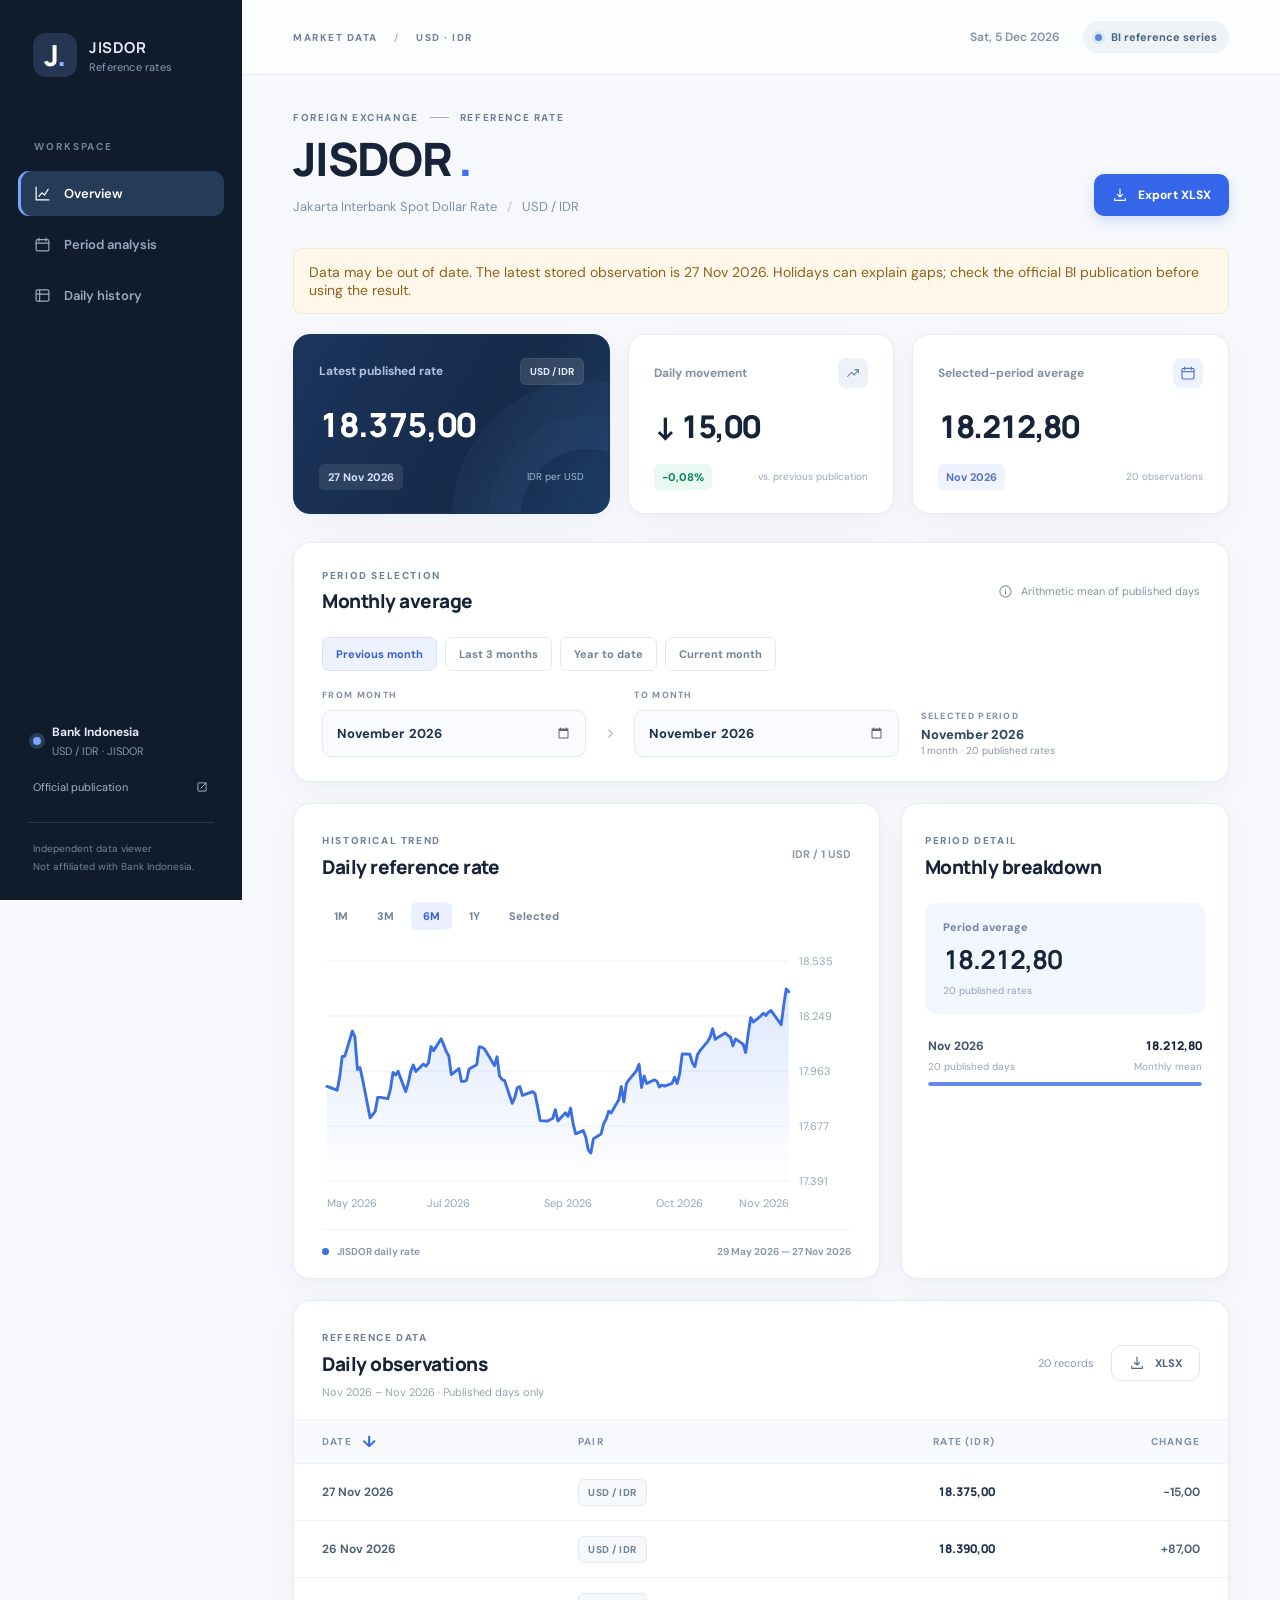
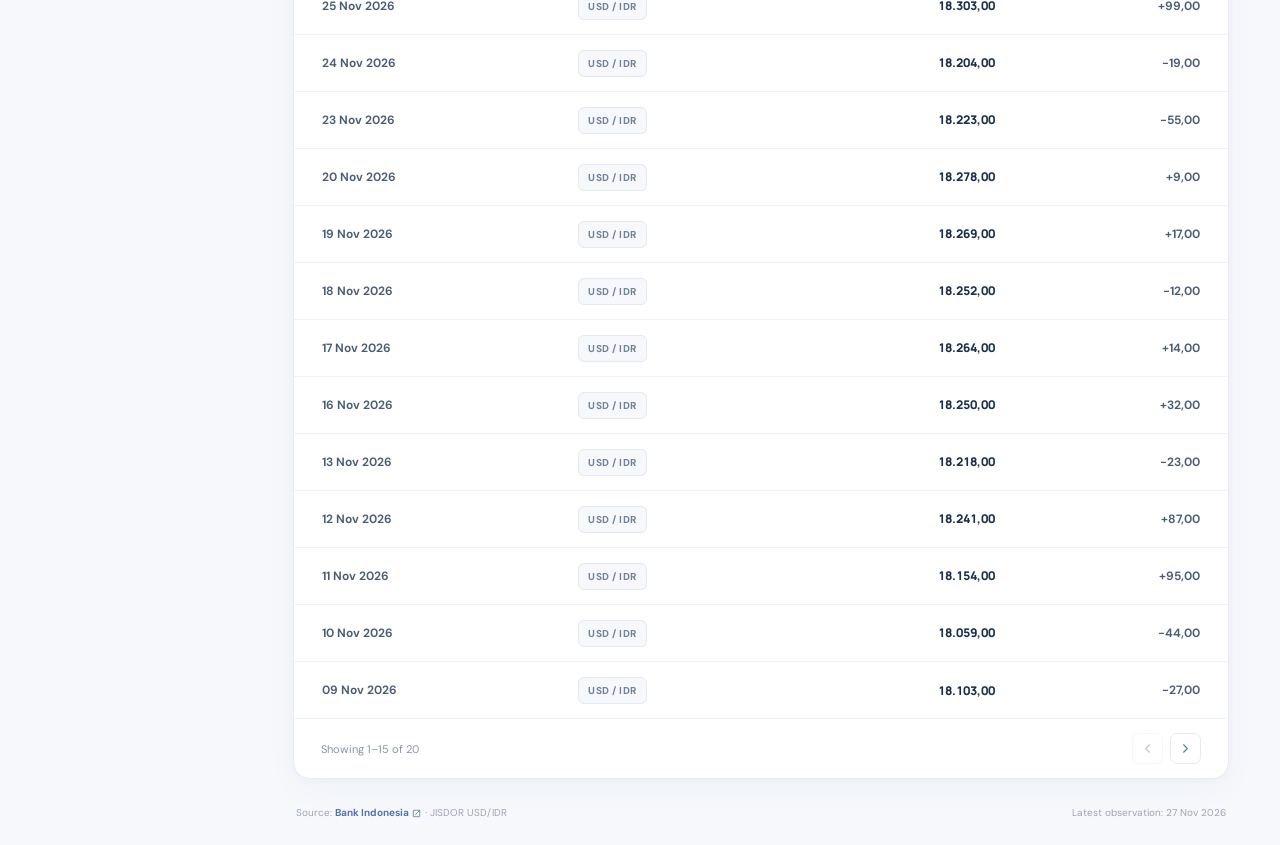
<file: index.html>
<!doctype html>
<html lang="en"><head><meta charset="utf-8"><meta name="viewport" content="width=device-width,initial-scale=1"><meta http-equiv="refresh" content="0;url=./docs/"><title>JISDOR</title><script>const target=new URL('./docs/',location.href);target.search=location.search;target.hash=location.hash;location.replace(target.href);</script></head><body><p><a href="./docs/">Open the JISDOR dashboard</a></p></body></html>
</file>
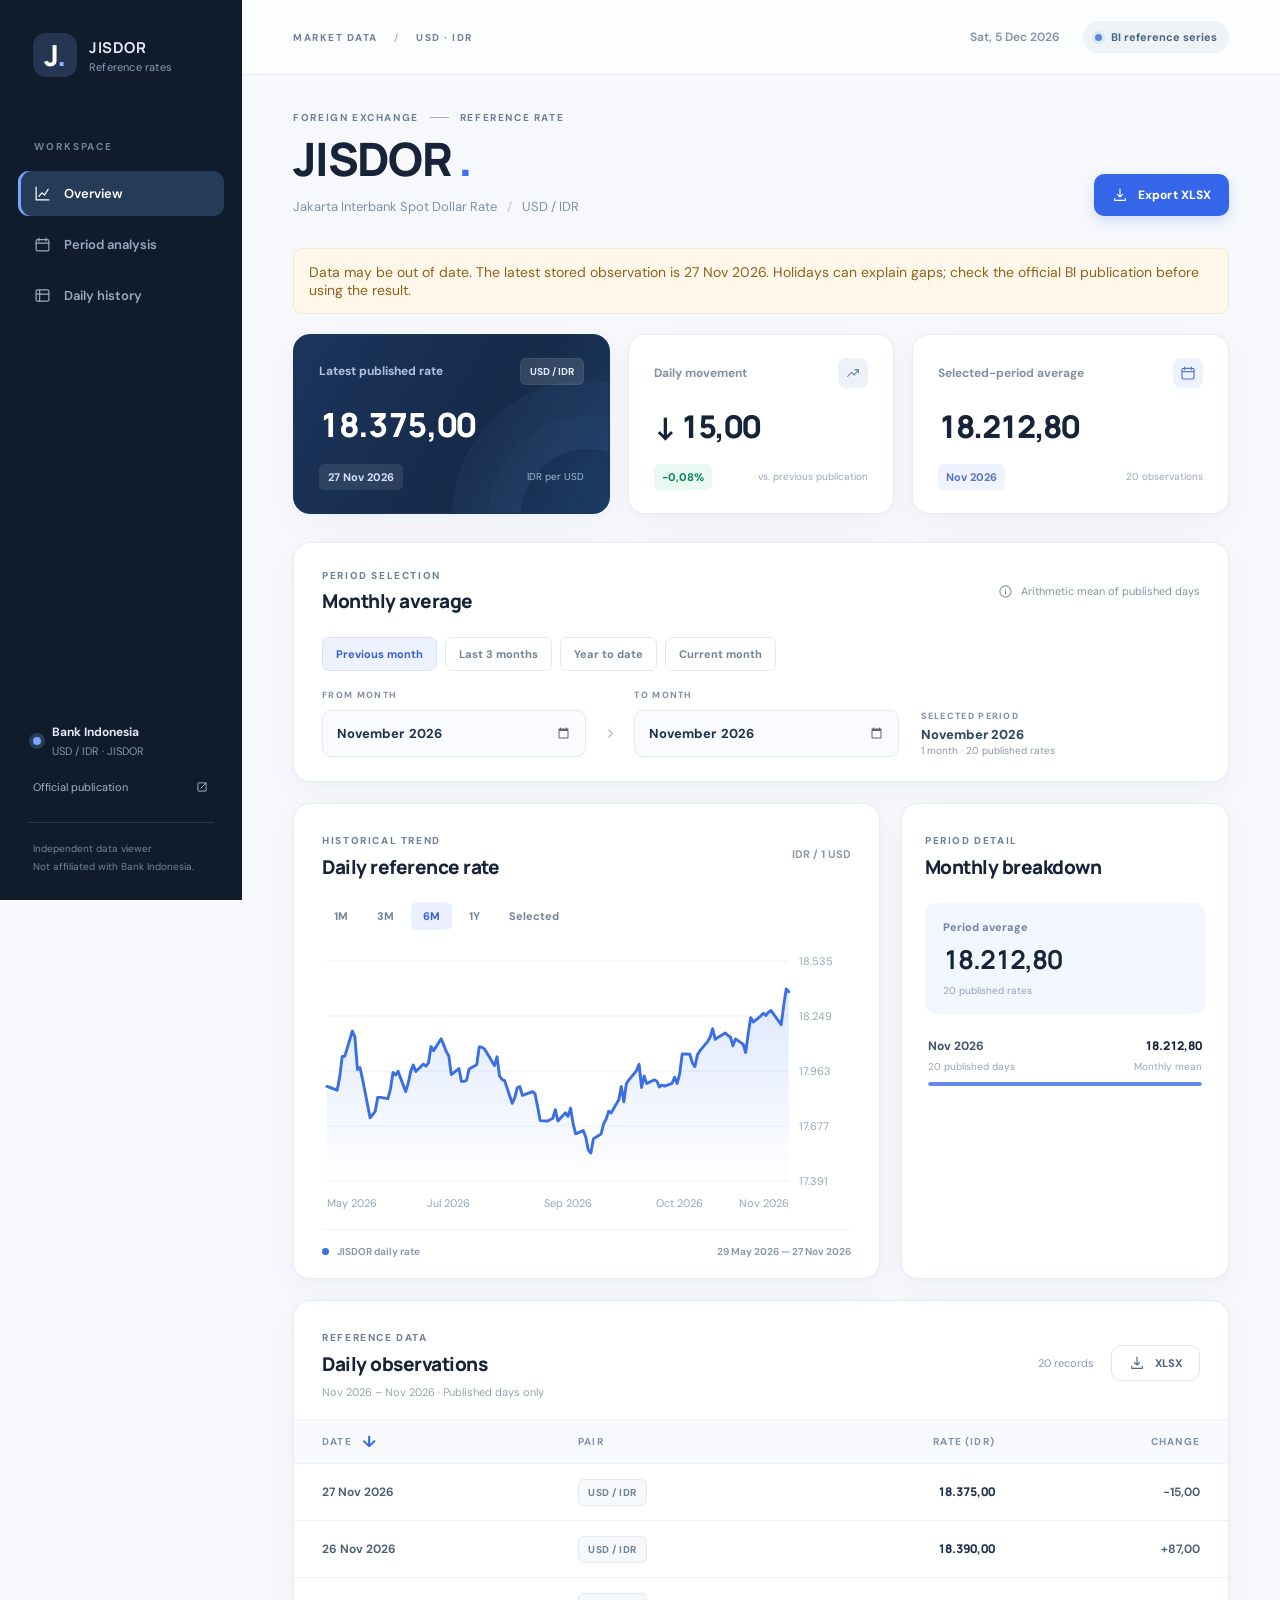
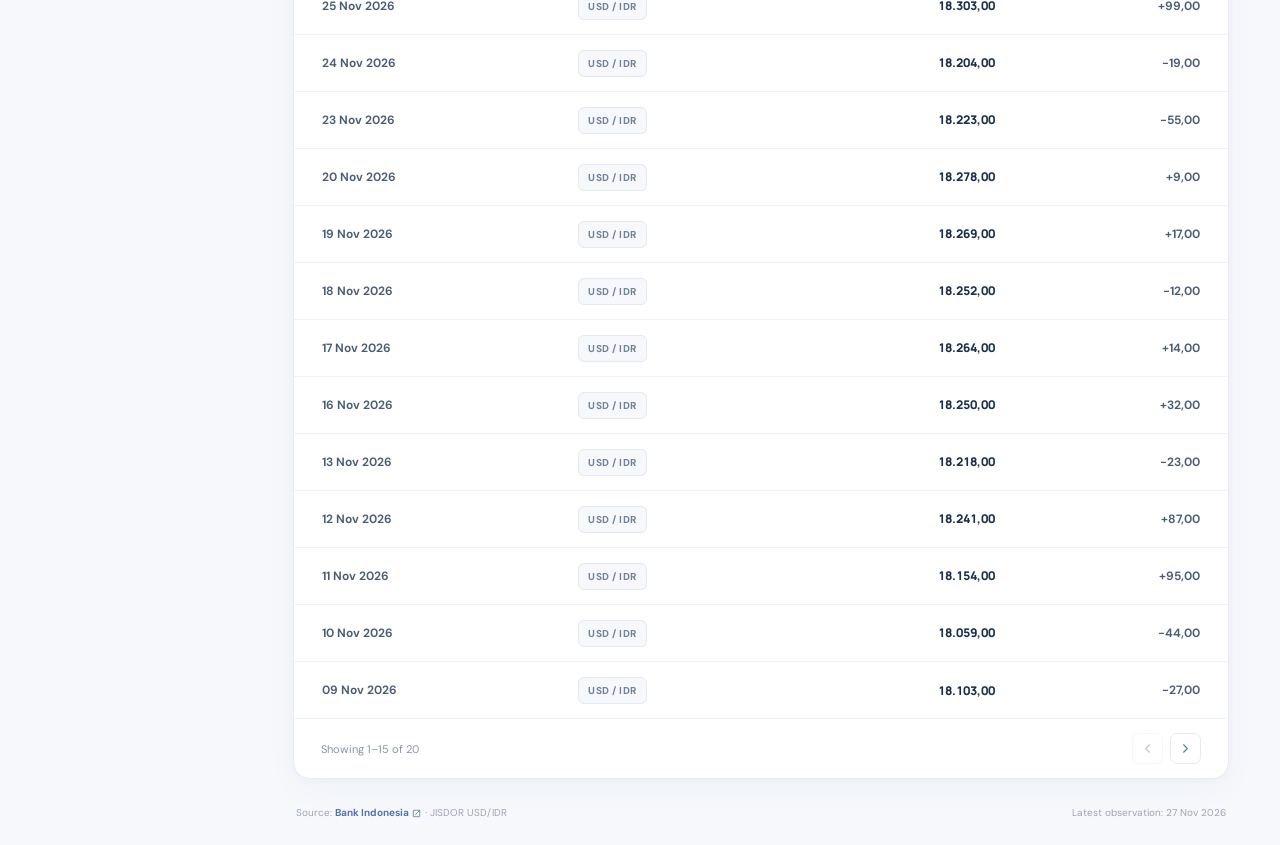
<file: docs/index.html>
<!doctype html>
<html lang="en">
<head>
  <meta charset="utf-8">
  <meta name="viewport" content="width=device-width, initial-scale=1, viewport-fit=cover">
  <meta name="theme-color" content="#101b2c">
  <meta name="description" content="JISDOR USD/IDR daily reference rates and selectable monthly averages based on Bank Indonesia publications.">
  <title>JISDOR — USD/IDR Reference Rate</title>
  <link rel="preconnect" href="https://fonts.googleapis.com">
  <link rel="preconnect" href="https://fonts.gstatic.com" crossorigin>
  <link href="https://fonts.googleapis.com/css2?family=DM+Sans:wght@400;500;600;700&family=Manrope:wght@400;500;600;700;800&display=swap" rel="stylesheet">
  <link rel="stylesheet" href="./styles.css">
  <link rel="icon" href="./favicon.svg" type="image/svg+xml">
  <style>
    .brand-mark{display:flex;align-items:center;justify-content:center;letter-spacing:-2px}.brand-accent{display:inline}
    .chart-body{min-height:0}.chart-tooltip span{display:block}.month-list{min-height:0}
    button:focus-visible,a:focus-visible{outline:3px solid #7da2ff;outline-offset:3px}
    @media(max-width:700px){
      .table-scroller table{min-width:0;table-layout:fixed}
      .table-scroller th:nth-child(2),.table-scroller td:nth-child(2){display:none}
      .table-scroller th:first-child{width:34%}.table-scroller th:nth-child(3){width:36%}.table-scroller th:last-child{width:30%}
      .table-scroller th,.table-scroller td{padding-left:10px;padding-right:10px}
      .table-scroller td,.rate-text{font-size:11px}.table-scroller th{font-size:9px;letter-spacing:.4px}
      .chart-footer{flex-wrap:wrap;line-height:1.6}.metric-top{line-height:1.45}
    }
  </style>
  <script defer src="./xlsx.js"></script>
  <script defer src="./app.js"></script>
</head>
<body>
  <noscript><p>Please enable JavaScript to select periods and calculate JISDOR averages.</p></noscript>
  <svg class="icon-sprite" xmlns="http://www.w3.org/2000/svg" aria-hidden="true">
    <symbol id="i-chart" viewBox="0 0 24 24"><path d="M3 3v18h18M7 16l4-5 4 3 5-8"/></symbol>
    <symbol id="i-layers" viewBox="0 0 24 24"><rect x="3" y="4" width="18" height="16" rx="2"/><path d="M3 10h18M8 4v16"/></symbol>
    <symbol id="i-calendar" viewBox="0 0 24 24"><rect x="3" y="5" width="18" height="16" rx="2"/><path d="M7 3v4m10-4v4M3 10h18"/></symbol>
    <symbol id="i-download" viewBox="0 0 24 24"><path d="M12 3v12m-4-4 4 4 4-4M4 17v3h16v-3"/></symbol>
    <symbol id="i-arrow" viewBox="0 0 24 24"><path d="M4 17 10 11l4 4 6-8M15 7h5v5"/></symbol>
    <symbol id="i-chevron" viewBox="0 0 24 24"><path d="m9 18 6-6-6-6"/></symbol>
    <symbol id="i-info" viewBox="0 0 24 24"><circle cx="12" cy="12" r="9"/><path d="M12 11v5M12 8h.01"/></symbol>
    <symbol id="i-alert" viewBox="0 0 24 24"><path d="M10.3 4.5 2.5 18a1.5 1.5 0 0 0 1.3 2.2h16.4a1.5 1.5 0 0 0 1.3-2.2L13.7 4.5a2 2 0 0 0-3.4 0Z"/><path d="M12 9v5m0 3h.01"/></symbol>
    <symbol id="i-external" viewBox="0 0 24 24"><path d="M13 5h6v6M19 5l-9 9"/><path d="M19 13v5a1 1 0 0 1-1 1H6a1 1 0 0 1-1-1V6a1 1 0 0 1 1-1h5"/></symbol>
  </svg>
  <div class="app-shell">
    <aside class="sidebar" id="sidebar">
      <div class="brand"><span class="brand-mark">J<span class="brand-accent">.</span></span><span class="brand-copy"><strong>JISDOR</strong><small>Reference rates</small></span></div>
      <div class="nav-heading">WORKSPACE</div>
      <nav class="side-nav" aria-label="Main navigation">
        <a class="nav-link active" href="#overview"><svg class="icon"><use href="#i-chart"/></svg>Overview</a>
        <a class="nav-link" href="#average"><svg class="icon"><use href="#i-calendar"/></svg>Period analysis</a>
        <a class="nav-link" href="#daily"><svg class="icon"><use href="#i-layers"/></svg>Daily history</a>
      </nav>
      <div class="sidebar-bottom">
        <div class="source-box"><span class="source-indicator"></span><div><strong>Bank Indonesia</strong><span>USD / IDR · JISDOR</span></div></div>
        <a class="source-link" href="https://www.bi.go.id/id/statistik/informasi-kurs/jisdor/Default.aspx" target="_blank" rel="noopener noreferrer">Official publication <svg class="icon"><use href="#i-external"/></svg></a>
        <div class="sidebar-divider"></div><div class="sidebar-disclaimer">Independent data viewer<br>Not affiliated with Bank Indonesia.</div>
      </div>
    </aside>
    <main class="main" id="overview">
      <header class="topbar"><div class="breadcrumbs">MARKET DATA <span>/</span> USD · IDR</div><div class="topbar-right"><span class="today-label" id="todayLabel"></span><span class="live-status"><span class="status-dot"></span>BI reference series</span></div></header>
      <div class="content">
        <div class="page-heading">
          <div><div class="eyebrow">FOREIGN EXCHANGE <span class="eyebrow-line"></span> REFERENCE RATE</div><h1>JISDOR <span class="title-dot">.</span></h1><p class="page-subtitle">Jakarta Interbank Spot Dollar Rate <span class="sub-divider">/</span> USD / IDR</p></div>
          <button class="btn btn-primary main-export" id="exportButton" aria-label="Export selected period to Excel" disabled><svg class="icon"><use href="#i-download"/></svg> Export XLSX</button>
        </div>
        <div id="loadingBanner" class="notice notice-loading" role="status"><span class="spinner"></span>Loading historical reference rates…</div>
        <div id="errorBanner" class="notice notice-error hidden" role="alert"><svg class="icon"><use href="#i-alert"/></svg><span id="errorText">Data could not be loaded.</span><button class="text-button" id="retryButton">Retry</button></div>
        <section class="metric-grid" aria-label="Rate summary">
          <article class="metric-card metric-card-primary"><div class="metric-top"><span>Latest published rate</span><span class="currency-label">USD / IDR</span></div><div class="metric-value" id="latestValue">—</div><div class="metric-bottom"><span class="date-chip" id="latestDate">—</span><span class="metric-foot">IDR per USD</span></div><div class="card-corner-art"></div></article>
          <article class="metric-card"><div class="metric-top"><span>Daily movement</span><span class="metric-icon"><svg class="icon"><use href="#i-arrow"/></svg></span></div><div class="metric-value metric-secondary" id="dayChange">—</div><div class="metric-bottom"><span id="dayChangePercentage" class="change-pill neutral">—</span><span class="metric-foot">vs. previous publication</span></div></article>
          <article class="metric-card"><div class="metric-top"><span>Selected-period average</span><span class="metric-icon metric-icon-blue"><svg class="icon"><use href="#i-calendar"/></svg></span></div><div class="metric-value metric-secondary" id="avgValue" aria-live="polite">—</div><div class="metric-bottom"><span id="avgPeriodLabel" class="period-label">Previous month</span><span id="avgCount" class="metric-foot">— observations</span></div></article>
        </section>
        <section class="filter-panel" id="average" aria-labelledby="filterTitle">
          <div class="section-header"><div><div class="section-kicker">PERIOD SELECTION</div><h2 id="filterTitle">Monthly average</h2></div><div class="method-hint"><svg class="icon"><use href="#i-info"/></svg><span>Arithmetic mean of published days</span></div></div>
          <div class="quick-presets" role="group" aria-label="Period presets"><button class="preset active" data-preset="previous" aria-pressed="true">Previous month</button><button class="preset" data-preset="3months" aria-pressed="false">Last 3 months</button><button class="preset" data-preset="year" aria-pressed="false">Year to date</button><button class="preset" data-preset="current" aria-pressed="false">Current month</button></div>
          <div class="range-grid"><label class="field"><span>FROM MONTH</span><input type="month" id="fromMonth" aria-label="From month" aria-describedby="rangeError" min="2013-05"></label><div class="range-separator"><svg class="icon"><use href="#i-chevron"/></svg></div><label class="field"><span>TO MONTH</span><input type="month" id="toMonth" aria-label="To month" aria-describedby="rangeError" min="2013-05"></label><div class="range-overview"><span>SELECTED PERIOD</span><strong id="rangeLabel">—</strong><small id="rangeSubLabel">—</small></div></div>
          <div id="rangeError" class="inline-error hidden" role="alert"></div>
          <div class="period-warning hidden" id="periodWarning" role="status"><svg class="icon"><use href="#i-alert"/></svg><div><strong>Incomplete month included</strong><p id="periodWarningDetail">Current-month data is not final. The average will change as Bank Indonesia publishes additional dates.</p></div></div>
          <div id="missingWarning" class="period-warning muted-warning hidden" role="status"><svg class="icon"><use href="#i-info"/></svg><div><strong>No observations for part of this period</strong><p id="missingWarningDetail"></p></div></div>
        </section>
        <div class="insight-grid">
          <section class="panel chart-panel" aria-labelledby="chartTitle">
            <div class="panel-heading"><div><span class="section-kicker">HISTORICAL TREND</span><h2 id="chartTitle">Daily reference rate</h2></div><span class="chart-unit">IDR / 1 USD</span></div>
            <div class="chart-controls" role="group" aria-label="Chart time range"><button class="chart-period" data-chart="1M">1M</button><button class="chart-period" data-chart="3M">3M</button><button class="chart-period active" data-chart="6M">6M</button><button class="chart-period" data-chart="1Y">1Y</button><button class="chart-period" data-chart="range">Selected</button></div>
            <div class="chart-body"><div class="chart-tooltip hidden" id="chartTooltip"></div><svg id="trendChart" viewBox="0 0 800 310" role="img" aria-label="Historical JISDOR daily exchange rates"></svg></div>
            <div class="chart-footer"><span><span class="legend-dot"></span>JISDOR daily rate</span><span id="chartDateSpan">—</span></div>
          </section>
          <section class="panel breakdown-panel" aria-labelledby="breakdownTitle"><div class="panel-heading"><div><span class="section-kicker">PERIOD DETAIL</span><h2 id="breakdownTitle">Monthly breakdown</h2></div></div><div class="breakdown-summary"><span>Period average</span><strong id="breakdownAverage">—</strong><small id="breakdownObs">— published rates</small></div><div id="monthList" class="month-list"><p class="empty-copy">Select a period to view the monthly breakdown.</p></div></section>
        </div>
        <section class="panel table-panel" id="daily" aria-labelledby="tableTitle">
          <div class="table-heading"><div><span class="section-kicker">REFERENCE DATA</span><h2 id="tableTitle">Daily observations</h2><p id="tableDescription">Dates within the selected month range</p></div><div class="table-actions"><span id="tableCount" class="row-count">— records</span><button class="btn btn-outline" id="tableExportButton" aria-label="Export daily observations to Excel" disabled><svg class="icon"><use href="#i-download"/></svg> XLSX</button></div></div>
          <div class="table-scroller"><table><thead><tr><th scope="col"><button id="sortDateButton" class="sort-button" title="Change date order">DATE <span id="sortIndicator">↓</span></button></th><th scope="col">PAIR</th><th scope="col" class="align-right">RATE (IDR)</th><th scope="col" class="align-right">CHANGE</th></tr></thead><tbody id="rateTable"><tr><td colspan="4" class="table-empty">Loading data…</td></tr></tbody></table></div>
          <div class="table-pagination"><span id="paginationLabel">—</span><div class="pagination-buttons"><button id="prevPage" aria-label="Previous page" disabled><svg class="icon chevron-left"><use href="#i-chevron"/></svg></button><button id="nextPage" aria-label="Next page" disabled><svg class="icon"><use href="#i-chevron"/></svg></button></div></div>
        </section>
        <footer class="page-footer"><span>Source: <a href="https://www.bi.go.id/id/statistik/informasi-kurs/jisdor/Default.aspx" target="_blank" rel="noopener noreferrer">Bank Indonesia <svg class="icon icon-inline"><use href="#i-external"/></svg></a> · JISDOR USD/IDR</span><span id="dataFooter">—</span></footer>
      </div>
    </main>
  </div>
  <div id="toast" class="toast hidden" role="status" aria-live="polite"></div>
</body>
</html>
</file>
<file: docs/styles.css>
:root{color-scheme:light;--ink:#162338;--ink-2:#34445a;--muted:#8190a5;--muted-2:#9daaBB;--line:#e7ebf2;--line-dark:#dfe5ee;--blue:#3565e8;--blue-dark:#2555d6;--blue-10:#eef3ff;--paper:#fff;--bg:#f6f8fc;--sidebar:#101b2c;--good:#11885a;--bad:#c54758;--amber:#9d6c17;--radius:17px;--shadow:0 2px 7px rgba(31,51,84,.025),0 10px 34px rgba(37,57,88,.032);font-family:"DM Sans",system-ui,-apple-system,"Segoe UI",sans-serif;font-synthesis:none}
*,*:before,*:after{box-sizing:border-box}html{scroll-behavior:smooth;scroll-padding-top:26px}body{margin:0;background:var(--bg);color:var(--ink);font-size:14px;-webkit-font-smoothing:antialiased}button,input{font:inherit}button{cursor:pointer}button:disabled{cursor:not-allowed;opacity:.42}a{color:inherit;text-decoration:none}svg{display:block}.icon-sprite{position:absolute;width:0;height:0;overflow:hidden}.icon{width:18px;height:18px;stroke:currentColor;fill:none;stroke-width:1.7;stroke-linecap:round;stroke-linejoin:round;flex:none}.hidden{display:none!important}
.app-shell{display:grid;grid-template-columns:242px minmax(0,1fr);min-height:100vh}.sidebar{position:sticky;top:0;align-self:start;height:100vh;background:var(--sidebar);color:#e5ecf6;display:flex;flex-direction:column;padding:33px 18px 24px;z-index:10;overflow:auto}.brand{display:flex;align-items:center;gap:12px;padding:0 15px;margin-bottom:63px}.brand-mark{height:44px;width:44px;border-radius:13px;display:grid;place-items:center;font-family:"Manrope",sans-serif;font-weight:800;font-size:29px;letter-spacing:-3px;background:#243651;color:#fff;padding-right:3px}.brand-accent{color:#93b3ff}.brand-copy{display:flex;flex-direction:column;gap:2px}.brand-copy strong{font-family:Manrope,sans-serif;letter-spacing:.55px;font-size:15px}.brand-copy small{font-size:11px;color:#8c9fb8;letter-spacing:.2px}.nav-heading{color:#6f8198;font-size:10px;letter-spacing:1.9px;font-weight:800;padding:0 16px;margin-bottom:18px}.side-nav{display:flex;flex-direction:column;gap:6px}.nav-link{display:flex;align-items:center;gap:13px;color:#9aaac1;padding:14px 16px;border-radius:11px;font-size:13px;font-weight:600;transition:background .2s,color .2s;outline-offset:3px}.nav-link .icon{width:17px;height:17px}.nav-link:hover{color:#fff;background:#1d2c42}.nav-link.active{color:#fff;background:#263b58;box-shadow:inset 3px 0 #7da2ff}.sidebar-bottom{margin-top:auto;padding:14px 10px 0}.source-box{display:flex;align-items:center;gap:11px;padding:15px 5px 11px}.source-box strong,.source-box span{display:block}.source-box strong{font-size:12px;color:#e4e9f4;font-weight:700}.source-box div span{font-size:11px;color:#8496ad;margin-top:4px}.source-indicator{height:8px;width:8px;background:#7ca4ff;border-radius:50%;box-shadow:0 0 0 4px #273d5a;flex:none}.source-link{display:flex;align-items:center;justify-content:space-between;font-size:11px;color:#a5b4c9;padding:11px 5px;transition:color .2s}.source-link:hover{color:#fff}.source-link .icon{width:14px;height:14px}.sidebar-divider{height:1px;background:#26384e;margin:17px 0}.sidebar-disclaimer{font-size:10px;line-height:1.8;color:#75869b;padding-left:5px}
.main{min-width:0}.topbar{height:75px;display:flex;align-items:center;justify-content:space-between;padding:0 clamp(24px,4vw,60px);border-bottom:1px solid var(--line);background:rgba(255,255,255,.72)}.breadcrumbs{font-size:10px;font-weight:800;letter-spacing:1.5px;color:#72829a}.breadcrumbs span{padding:0 13px;color:#b0bccd}.topbar-right{display:flex;align-items:center;gap:23px}.today-label{color:#8290a4;font-size:12px;font-weight:600}.live-status{display:flex;align-items:center;gap:9px;font-size:11px;font-weight:700;color:#49647f;background:#eef3f8;padding:9px 12px;border-radius:24px;white-space:nowrap}.status-dot{height:7px;width:7px;border-radius:50%;background:#5988d0;box-shadow:0 0 0 3px #dce8fa}
.content{max-width:1490px;margin:0 auto;padding:36px clamp(24px,4vw,60px) 26px}.page-heading{display:flex;align-items:flex-end;justify-content:space-between;gap:22px;margin-bottom:32px}.eyebrow,.section-kicker{font-size:10px;color:#6f8199;letter-spacing:1.6px;font-weight:800}.eyebrow{display:flex;align-items:center;gap:11px;margin-bottom:8px}.eyebrow-line{width:19px;height:1px;background:#a2afc3}.page-heading h1{font:800 clamp(32px,4.1vw,46px)/1.17 "Manrope",sans-serif;letter-spacing:-1.7px;margin:0}.title-dot{color:#3e6ee9}.page-subtitle{font-size:13px;color:#8190a5;margin:12px 0 1px}.sub-divider{color:#c1c8d2;padding:0 7px}.btn{border-radius:10px;min-height:42px;display:inline-flex;align-items:center;justify-content:center;gap:10px;padding:0 17px;font-size:12px;font-weight:800;letter-spacing:.05px;border:1px solid transparent;transition:transform .15s,box-shadow .15s,background .15s;white-space:nowrap}.btn:not(:disabled):active{transform:translateY(1px)}.btn-primary{background:var(--blue);color:white;box-shadow:0 5px 14px rgba(53,101,232,.19)}.btn-primary:hover:not(:disabled){background:var(--blue-dark);box-shadow:0 6px 21px rgba(53,101,232,.25)}.btn .icon{width:16px;height:16px}.btn-outline{border-color:#dfe5ed;color:#52647e;background:white}.btn-outline:hover:not(:disabled){background:#f5f8fd}
.notice{display:flex;gap:12px;align-items:center;padding:12px 17px;border-radius:11px;font-size:12px;margin-bottom:20px}.notice-loading{background:#ecf2ff;color:#3d61a3}.notice-error{background:#fff1f0;border:1px solid #ffd5d1;color:#ae3e37}.notice-error .icon{width:18px;height:18px}.text-button{margin-left:auto;border:0;background:transparent;font-weight:800;color:inherit;text-decoration:underline}.spinner{display:inline-block;width:13px;height:13px;border:2px solid #bacbf5;border-right-color:#366aea;border-radius:50%;animation:spin .8s linear infinite}@keyframes spin{to{transform:rotate(360deg)}}
.metric-grid{display:grid;grid-template-columns:1.12fr .94fr 1.12fr;gap:18px;margin-bottom:28px}.metric-card{background:#fff;border:1px solid var(--line);border-radius:var(--radius);min-width:0;min-height:180px;padding:23px 25px;box-shadow:var(--shadow);position:relative;overflow:hidden;display:flex;flex-direction:column;justify-content:space-between}.metric-top{display:flex;align-items:center;justify-content:space-between;gap:10px;font-weight:700;color:#8290a5;font-size:12px;position:relative;z-index:1}.metric-card-primary{background:linear-gradient(120deg,#1c355d,#162a49 60%,#1b3c63);border-color:#1e3554;color:#fff}.metric-card-primary .metric-top{color:#b0c3e2}.currency-label{font-size:10px;color:#e3edff;background:rgba(255,255,255,.13);padding:6px 9px;border:1px solid rgba(255,255,255,.06);border-radius:6px;white-space:nowrap}.metric-value{font:800 clamp(27px,2.6vw,36px)/1.12 Manrope,sans-serif;letter-spacing:-1.35px;position:relative;z-index:1;font-variant-numeric:tabular-nums;white-space:nowrap;margin-top:19px}.metric-secondary{font-size:clamp(24px,2.45vw,33px);letter-spacing:-1.4px}.metric-bottom{display:flex;align-items:center;justify-content:space-between;gap:7px;margin-top:18px;position:relative;z-index:1}.date-chip{font-size:11px;font-weight:700;color:#d5e4fa;border-radius:5px;background:rgba(255,255,255,.09);padding:6px 9px}.metric-foot{font-size:10px;color:#9aa7bb;white-space:nowrap}.metric-card-primary .metric-foot{color:#a5b8d5}.metric-icon{width:30px;height:30px;border-radius:8px;color:#6c86a9;background:#eef2f8;display:grid;place-items:center}.metric-icon .icon{width:16px;height:16px}.metric-icon-blue{color:#5277d6;background:#edf2ff}.change-pill{font-size:11px;font-weight:800;padding:6px 8px;border-radius:6px;white-space:nowrap}.change-pill.up{color:#bb5363;background:#fff0f1}.change-pill.down{color:#11845a;background:#e9f8f0}.change-pill.neutral{color:#748399;background:#f0f2f5}.period-label{font-size:11px;font-weight:750;color:#5677bc;background:#eff3ff;padding:6px 8px;border-radius:5px;max-width:60%;overflow:hidden;text-overflow:ellipsis;white-space:nowrap}.card-corner-art{position:absolute;width:200px;height:200px;right:-79px;bottom:-103px;border-radius:50%;border:33px solid rgba(117,157,217,.085);box-shadow:0 0 0 36px rgba(117,157,217,.055)}
.filter-panel,.panel{background:var(--paper);border:1px solid var(--line);border-radius:var(--radius);box-shadow:var(--shadow)}.filter-panel{padding:26px 28px 24px;margin-bottom:21px}.section-header,.panel-heading{display:flex;justify-content:space-between;align-items:center;gap:15px}.section-header h2,.panel-heading h2,.table-heading h2{font:800 19px/1.3 Manrope,sans-serif;letter-spacing:-.5px;margin:7px 0 0}.method-hint{display:flex;align-items:center;gap:8px;color:#8694a9;font-size:11px;white-space:nowrap}.method-hint .icon{height:15px;width:15px}.quick-presets{display:flex;align-items:center;gap:8px;flex-wrap:wrap;margin-top:23px;margin-bottom:18px}.preset,.chart-period{border:1px solid #e4e9f1;border-radius:7px;background:#fff;color:#738297;font-weight:700;font-size:11px;padding:9px 13px;transition:background .15s,border-color .15s,color .15s}.preset:hover,.chart-period:hover{border-color:#becdf4;color:#4767ab}.preset.active{background:#edf2ff;color:#3560c7;border-color:#d6e1ff}.range-grid{display:grid;grid-template-columns:minmax(160px,1.1fr) 22px minmax(160px,1.1fr) minmax(170px,1.2fr);gap:13px;align-items:end}.field{display:flex;flex-direction:column;gap:9px;min-width:0}.field>span,.range-overview>span{color:#8290a4;font-size:9px;font-weight:800;letter-spacing:1.3px}.field input{height:47px;width:100%;background:#fafbfe;border:1px solid #e3e9f1;border-radius:9px;padding:0 13px;color:#20334d;outline:none;font-size:13px;font-weight:750;min-width:0}.field input:focus{border-color:#6e91f2;box-shadow:0 0 0 3px #edf3ff}.field input::-webkit-calendar-picker-indicator{cursor:pointer;opacity:.6}.range-separator{display:flex;justify-content:center;align-items:center;height:47px;color:#adbbcf}.range-separator .icon{width:15px;height:15px}.range-overview{height:47px;margin-left:9px;display:flex;flex-direction:column;justify-content:center;gap:4px;min-width:0}.range-overview strong{font-size:13px;font-weight:800;overflow:hidden;text-overflow:ellipsis;white-space:nowrap;color:#334761}.range-overview small{color:#8996a8;font-size:10px}.inline-error{margin-top:14px;color:#be4153;font-size:12px}.period-warning{display:flex;align-items:flex-start;gap:11px;margin-top:18px;padding:14px 15px;background:#fff8ea;border:1px solid #f3e7cc;border-radius:9px;color:#8d621d}.period-warning .icon{width:17px;height:17px;margin-top:2px}.period-warning strong{font-size:12px}.period-warning p{margin:5px 0 0;font-size:11px;line-height:1.6}.muted-warning{background:#f2f6fc;border-color:#e4eaf4;color:#58708e}
.insight-grid{display:grid;grid-template-columns:minmax(0,1.7fr) minmax(270px,.95fr);gap:21px;margin-bottom:21px}.panel{min-width:0}.chart-panel{padding:26px 28px 20px}.chart-unit{font-size:11px;color:#8d99a8;font-weight:700}.chart-controls{margin-top:23px;display:flex;align-items:center;gap:5px}.chart-period{border:0;border-radius:6px;padding:7px 12px}.chart-period.active{background:#eaf0ff;color:#335ed3}.chart-body{position:relative;min-height:290px;margin-top:6px}.chart-body svg{width:100%;height:auto;overflow:visible;min-height:250px;touch-action:pan-y}.chart-body .grid-line{stroke:#edf1f7;stroke-width:1}.chart-body .axis-label{font-size:11px;fill:#98a5b7;font-family:"DM Sans",sans-serif}.chart-body .line-path{fill:none;stroke:#3a6fe3;stroke-width:2.9;stroke-linecap:round;stroke-linejoin:round}.chart-body .area-path{fill:url(#chartGradient)}.chart-body .focus-line{stroke:#a0b4d8;stroke-dasharray:4 4;stroke-width:1.2}.chart-body .focus-point{fill:#fff;stroke:#3565e8;stroke-width:3}.chart-tooltip{position:absolute;z-index:2;background:#14243e;color:#fff;padding:11px 13px;box-shadow:0 8px 26px rgba(15,32,56,.18);border-radius:8px;pointer-events:none;transform:translate(-50%,-100%);white-space:nowrap;text-align:center;font-size:11px}.chart-tooltip b{font-size:14px;display:block;margin-top:4px;font-family:Manrope,sans-serif}.chart-tooltip span{color:#aabbd1}.chart-footer{display:flex;justify-content:space-between;gap:10px;align-items:center;margin-top:13px;border-top:1px solid #f0f2f6;padding-top:15px;color:#8897a9;font-size:10px;font-weight:650}.chart-footer>span:first-child{display:flex;align-items:center;gap:8px}.legend-dot{width:7px;height:7px;border-radius:50%;background:#3a6fe3}
.breakdown-panel{padding:26px 23px 20px;display:flex;flex-direction:column}.breakdown-summary{margin-top:24px;border-radius:11px;background:#f2f6ff;padding:17px 18px;display:flex;flex-direction:column;align-items:flex-start;gap:7px}.breakdown-summary span{font-size:11px;color:#7286a9;font-weight:750}.breakdown-summary strong{font-size:26px;font-family:Manrope,sans-serif;letter-spacing:-1px;font-variant-numeric:tabular-nums}.breakdown-summary small{font-size:10px;color:#94a2b8}.month-list{margin-top:10px;display:flex;flex-direction:column;gap:0;min-height:150px;max-height:290px;overflow:auto;scrollbar-width:thin}.month-row{padding:13px 3px;border-bottom:1px solid #edf0f4}.month-row:last-child{border-bottom:0}.month-row-head{display:flex;align-items:center;justify-content:space-between;gap:10px}.month-name{font-size:12px;font-weight:750;color:#45556d}.month-mean{font-family:Manrope,sans-serif;font-size:12px;font-weight:800;font-variant-numeric:tabular-nums}.month-sub{display:flex;justify-content:space-between;color:#98a4b5;font-size:10px;margin-top:6px}.month-track{margin-top:9px;width:100%;height:4px;border-radius:8px;background:#ecf0f6;overflow:hidden}.month-track>span{display:block;height:100%;border-radius:8px;background:#6289e7}.empty-copy{font-size:12px;color:#8f9caf;line-height:1.7}
.table-panel{overflow:hidden}.table-heading{padding:26px 28px 20px;display:flex;justify-content:space-between;align-items:center;gap:15px}.table-heading p{font-size:11px;color:#95a1b1;margin:8px 0 0}.table-actions{display:flex;align-items:center;gap:17px}.row-count{font-size:11px;color:#8997aa;white-space:nowrap}.table-actions .btn{min-height:36px;font-size:11px}.table-scroller{width:100%;overflow:auto}.table-scroller table{width:100%;border-collapse:collapse;white-space:nowrap;min-width:560px}.table-scroller th{height:44px;background:#f8fafd;text-align:left;color:#8292aa;font-size:10px;letter-spacing:1.15px;font-weight:800;padding:0 28px;border-top:1px solid #eef0f5;border-bottom:1px solid #eef0f5}.table-scroller th.align-right{text-align:right}.table-scroller td{height:57px;padding:0 28px;border-bottom:1px solid #f0f2f6;color:#495c73;font-size:12px;font-weight:650}.table-scroller tr:last-child td{border-bottom:0}.table-scroller tbody tr:hover{background:#fbfcff}.table-scroller td.align-right{text-align:right;font-variant-numeric:tabular-nums}.rate-text{color:#1d3049;font-family:Manrope,sans-serif;font-size:12px;font-weight:800}.pair-badge{font-size:10px;letter-spacing:.5px;border:1px solid #e5eaf1;background:#f6f8fb;padding:6px 9px;border-radius:6px;color:#728399;font-weight:750}.daily-up{color:#be5361}.daily-down{color:#13875b}.daily-flat{color:#9ba7b5}.sort-button{font-size:10px;letter-spacing:1.15px;font-weight:800;background:none;color:inherit;border:0;padding:0;display:flex;align-items:center;gap:10px}.sort-button span{font-size:16px;color:#3b6ce0}.table-empty{text-align:center;height:100px!important;font-weight:500!important;color:#8796a7!important}.table-pagination{display:flex;align-items:center;justify-content:space-between;padding:14px 27px;border-top:1px solid #edf0f4;color:#8594a8;font-size:11px}.pagination-buttons{display:flex;gap:7px}.pagination-buttons button{width:31px;height:31px;display:grid;place-items:center;background:#fff;border:1px solid #e5eaf0;border-radius:7px;color:#647b99}.pagination-buttons button:not(:disabled):hover{background:#f1f5ff;border-color:#bcccec}.pagination-buttons .icon{width:15px;height:15px}.chevron-left{transform:rotate(180deg)}
.page-footer{display:flex;justify-content:space-between;gap:16px;flex-wrap:wrap;color:#9ba6b5;font-size:10px;padding:27px 3px 0}.page-footer a{font-weight:700;color:#5572aa}.page-footer a:hover{text-decoration:underline}.icon-inline{width:11px;height:11px;display:inline-block;vertical-align:middle}.toast{position:fixed;right:25px;bottom:25px;z-index:40;background:#162a46;color:#fff;padding:13px 19px;border-radius:10px;box-shadow:0 12px 33px rgba(17,35,64,.2);font-size:12px;max-width:min(420px,calc(100vw - 40px))}
@media(max-width:1260px){.app-shell{grid-template-columns:215px minmax(0,1fr)}.sidebar{padding-left:12px;padding-right:12px}.content{padding-left:28px;padding-right:28px}.topbar{padding-left:28px;padding-right:28px}.metric-card{padding:21px 19px}.metric-grid{gap:12px}.metric-foot{font-size:9px}.range-grid{grid-template-columns:1fr 18px 1fr}.range-overview{margin:4px 0 0;grid-column:1 / -1;height:auto}.insight-grid{grid-template-columns:minmax(0,1.5fr) minmax(265px,1fr);gap:14px}.chart-panel{padding:22px}.breakdown-panel{padding:22px}}
@media(max-width:1000px){.sidebar{width:71px;padding:22px 9px}.app-shell{grid-template-columns:71px minmax(0,1fr)}.brand{padding:0 4px;margin-bottom:46px}.brand-copy,.nav-heading,.nav-link:not(.active),.nav-link.active{font-size:0}.nav-link{justify-content:center;padding:15px 0}.nav-link .icon{width:19px;height:19px}.sidebar-bottom{display:none}.nav-link.active{box-shadow:inset 3px 0 #7da2ff}.brand-mark{width:44px;height:44px}.metric-grid{grid-template-columns:1fr 1fr}.metric-card-primary{grid-column:1 / -1;min-height:150px}.metric-card-primary .metric-value{font-size:37px}.metric-card:not(.metric-card-primary){min-height:145px}.insight-grid{grid-template-columns:minmax(0,1fr)}.breakdown-panel{display:block}.month-list{max-height:260px}.metric-secondary{font-size:clamp(24px,3vw,30px)}}
@media(max-width:700px){html{scroll-padding-top:102px}.app-shell{display:block}.sidebar{position:sticky;top:0;width:100%;height:64px;display:flex;flex-direction:row;align-items:center;justify-content:space-between;padding:8px 15px;border-bottom:1px solid #263f5d;overflow:hidden}.brand{margin:0;padding:0;gap:9px}.brand-mark{height:38px;width:38px;font-size:24px;border-radius:10px}.brand-copy{display:flex}.brand-copy strong{font-size:12px}.brand-copy small{font-size:9px}.side-nav{flex-direction:row;align-items:center;gap:3px}.nav-link,.nav-link:not(.active),.nav-link.active{font-size:0;width:38px;height:40px;padding:0;display:grid;place-items:center}.nav-link.active{box-shadow:inset 0 -2px #7da2ff}.nav-heading,.sidebar-bottom{display:none}.topbar{height:49px;padding:0 19px}.breadcrumbs{font-size:9px}.breadcrumbs span{padding:0 8px}.topbar-right{gap:5px}.today-label{display:none}.live-status{font-size:10px;padding:6px 9px}.content{padding:26px 17px 28px}.page-heading{align-items:flex-start;margin-bottom:24px;gap:12px}.page-heading h1{font-size:35px}.page-subtitle{font-size:11px;line-height:1.6}.eyebrow{font-size:8px;letter-spacing:1.3px}.main-export{width:41px;min-width:41px;height:41px;font-size:0;padding:0;border-radius:11px}.main-export .icon{width:18px;height:18px}.metric-grid{gap:11px;margin-bottom:18px}.metric-card{padding:17px 16px;border-radius:13px}.metric-card-primary{min-height:154px}.metric-top{font-size:10px}.currency-label{font-size:9px}.metric-value{margin-top:13px}.metric-card-primary .metric-value{font-size:34px}.metric-secondary{font-size:clamp(21px,4.8vw,28px);letter-spacing:-1.1px}.metric-card:not(.metric-card-primary){min-height:139px}.metric-icon{width:25px;height:25px}.metric-icon .icon{width:14px;height:14px}.metric-bottom{flex-wrap:wrap;align-items:flex-start;gap:5px;margin-top:11px}.metric-card-primary .metric-bottom{flex-wrap:nowrap}.metric-foot{font-size:9px}.date-chip{font-size:10px}.change-pill{font-size:10px}.period-label{max-width:100%;font-size:10px}.filter-panel{padding:20px 17px;border-radius:13px;margin-bottom:15px}.section-header{align-items:flex-start}.section-header h2,.panel-heading h2,.table-heading h2{font-size:17px}.method-hint{max-width:100px;white-space:normal;font-size:9px;line-height:1.5;align-items:flex-start}.method-hint .icon{width:13px;height:13px}.quick-presets{margin-top:18px;gap:6px}.preset{font-size:10px;padding:8px 10px}.range-grid{grid-template-columns:minmax(0,1fr) minmax(0,1fr);gap:9px}.range-separator{display:none}.field input{font-size:12px;padding:0 8px;height:44px}.field>span,.range-overview>span{font-size:8px}.range-overview{margin-top:8px}.period-warning{margin-top:13px}.insight-grid{gap:15px;margin-bottom:15px}.chart-panel,.breakdown-panel{padding:20px 16px;border-radius:13px}.chart-controls{margin-top:16px}.chart-period{font-size:10px;padding:7px 11px}.chart-body{min-height:220px}.chart-body svg{min-height:210px}.chart-footer{font-size:9px}.breakdown-summary{margin-top:17px}.table-panel{border-radius:13px}.table-heading{padding:20px 16px;align-items:flex-start}.table-actions{gap:9px}.row-count{display:none}.table-actions .btn{padding:0 11px;font-size:10px}.table-scroller th{padding:0 17px}.table-scroller td{padding:0 17px}.table-pagination{padding:13px 16px}.page-footer{line-height:1.8;gap:4px;padding-top:18px}}
@media(max-width:390px){.content{padding-left:12px;padding-right:12px}.metric-card{padding:16px 12px}.metric-card-primary .metric-value{font-size:31px}.metric-secondary{font-size:21px}.metric-bottom .metric-foot{white-space:normal}.preset{padding:8px 9px}.chart-period{padding:7px 9px}.section-kicker{font-size:9px}}
@media(prefers-reduced-motion:reduce){*{scroll-behavior:auto!important;animation:none!important;transition:none!important}}
</file>
